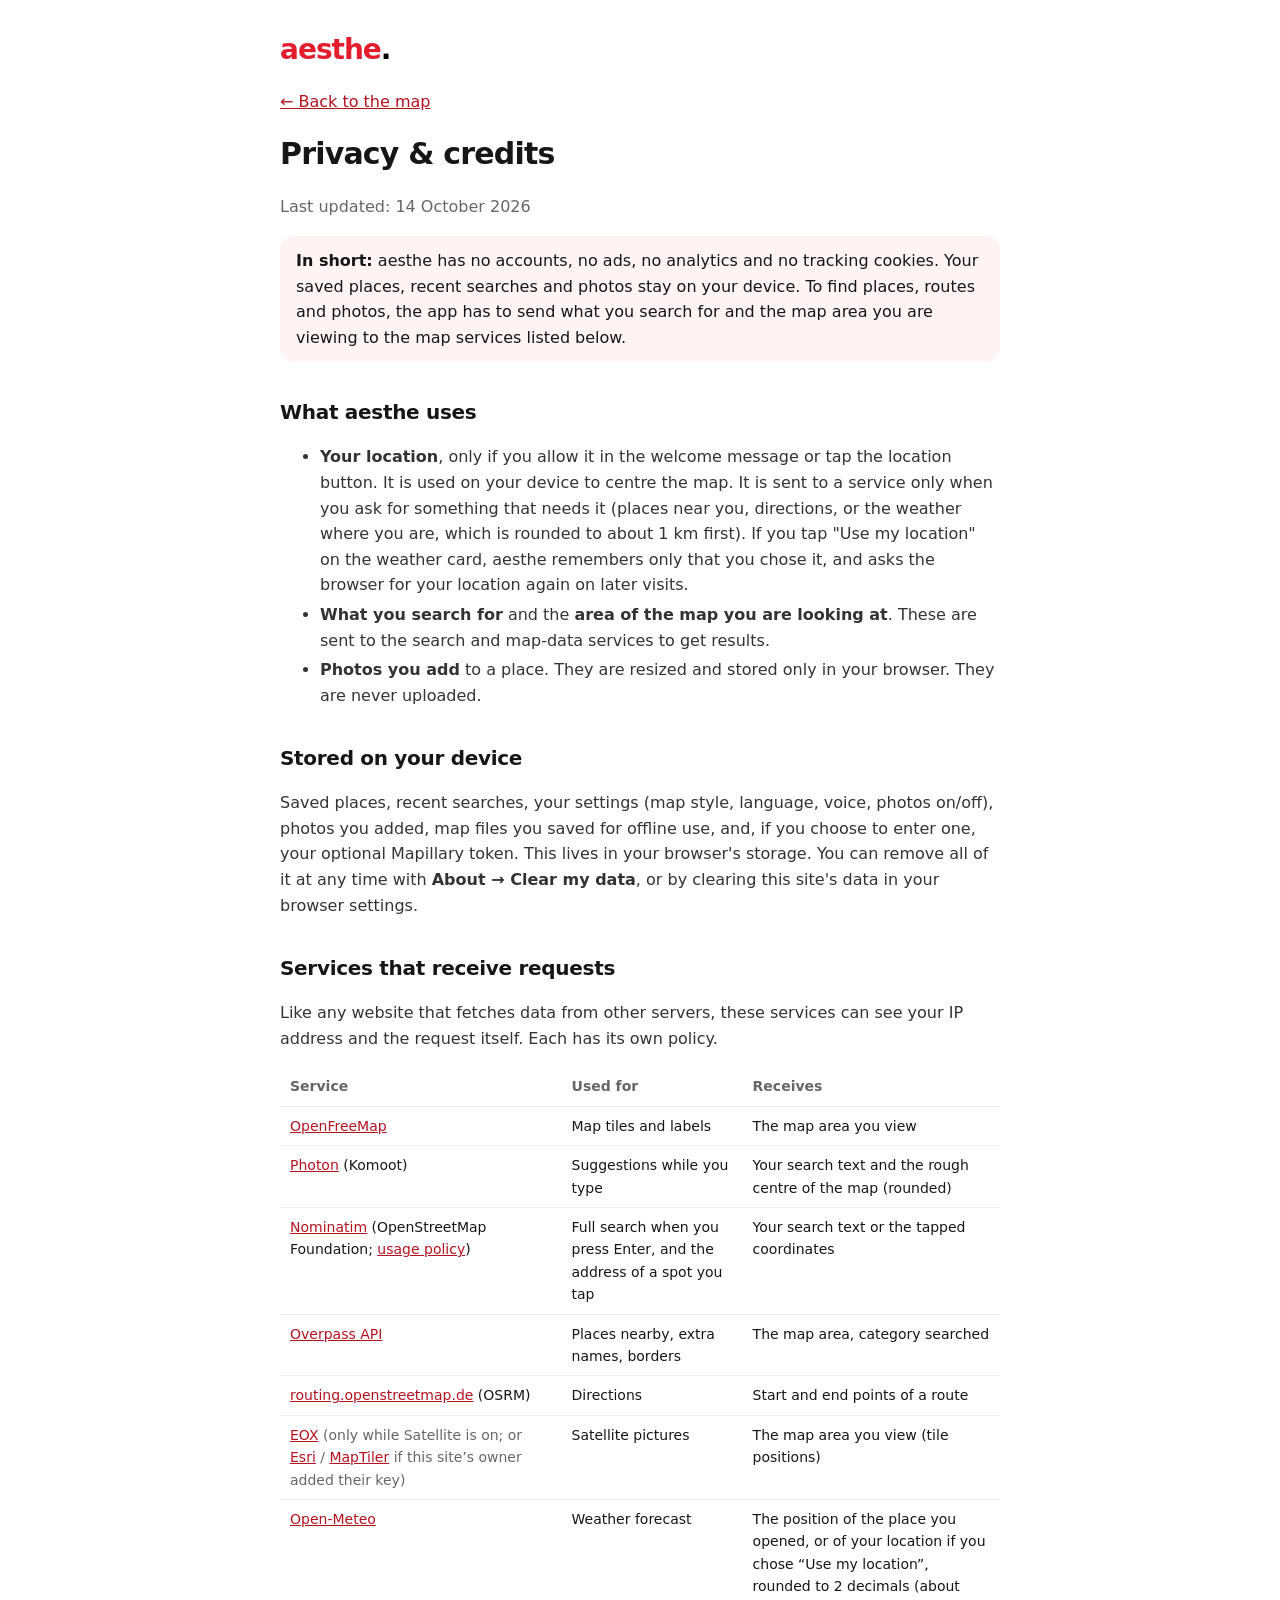
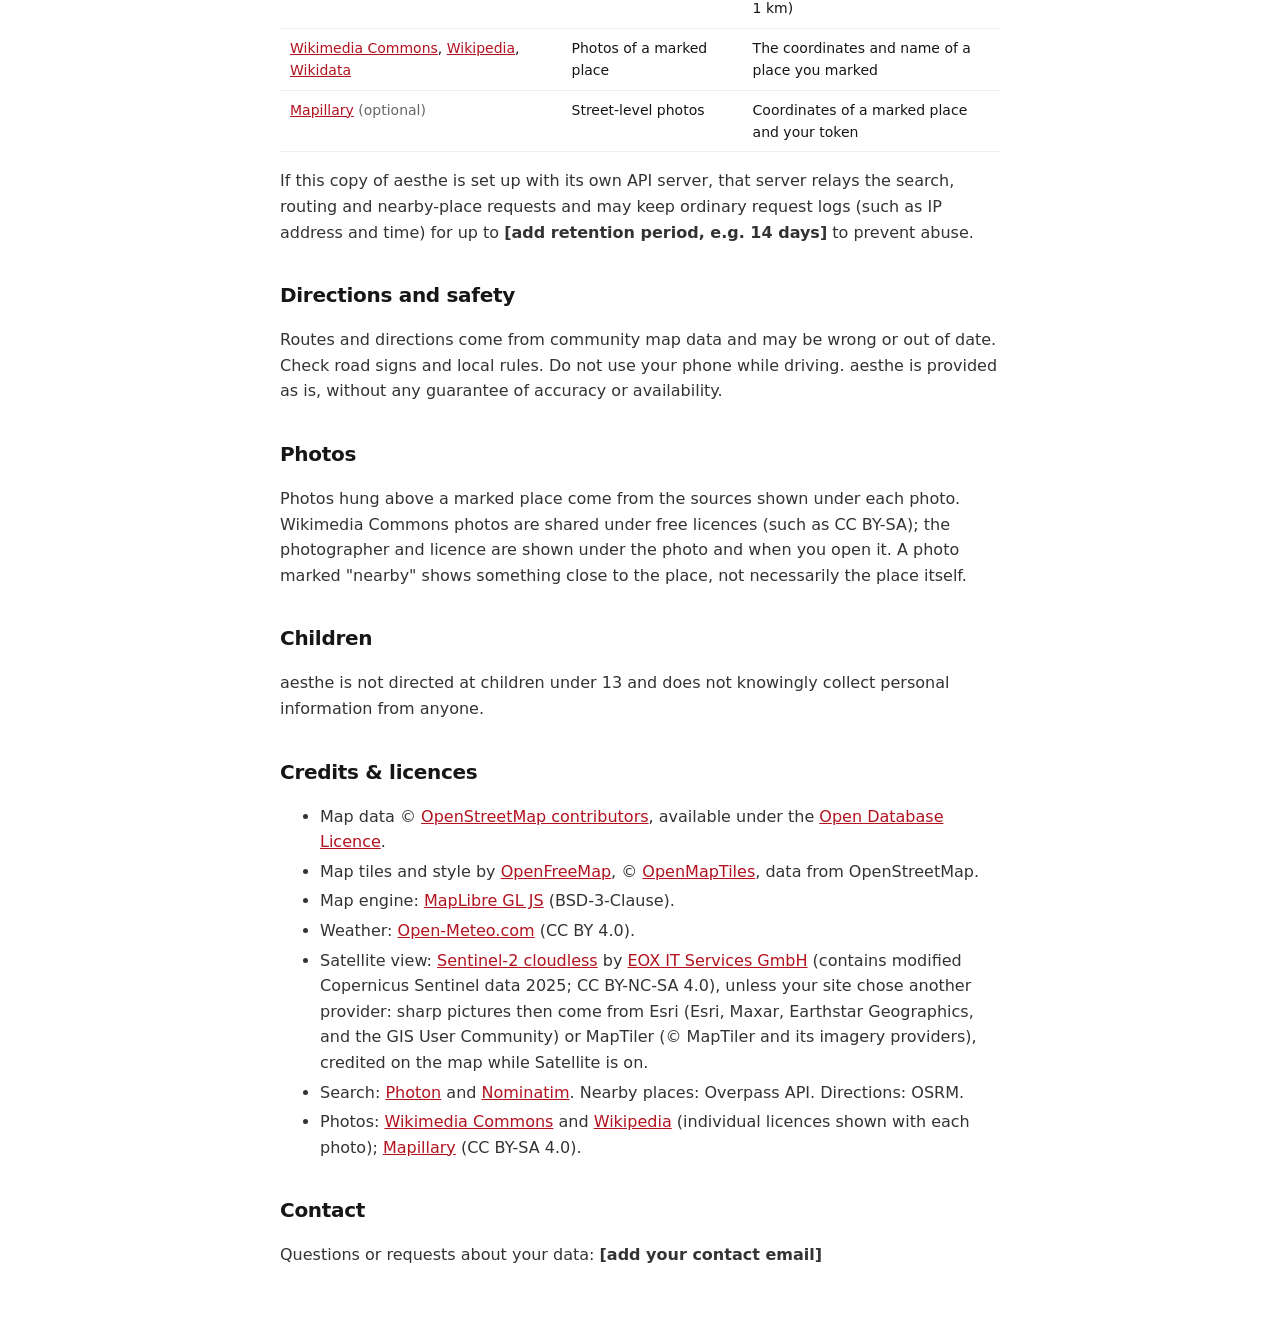
<file: privacy.html>
<!doctype html>
<html lang="en"><head><meta charset="utf-8"><meta name="viewport" content="width=device-width,initial-scale=1">
<title>Privacy &amp; credits · aesthe</title>
<meta name="robots" content="index,follow">
<style>
:root{--red:#e11d2e;--ink:#161616;--mute:#666;--line:#eee}
*{box-sizing:border-box}body{margin:0;font:16px/1.6 system-ui,-apple-system,'Segoe UI',Roboto,sans-serif;color:var(--ink);background:#fff}
main{max-width:760px;margin:0 auto;padding:28px 20px 60px}
.logo{font-size:28px;font-weight:800;letter-spacing:-1px;color:var(--red)}.logo i{color:#000;font-style:normal}
h1{font-size:30px;letter-spacing:-.8px;margin:14px 0 4px}h2{font-size:20px;margin:34px 0 6px;letter-spacing:-.3px}
p,li{color:#333}li{margin:4px 0}small,.m{color:var(--mute)}a{color:#b3121f}
table{border-collapse:collapse;width:100%;font-size:14px;margin:10px 0}th,td{text-align:left;padding:8px 10px;border-bottom:1px solid var(--line);vertical-align:top}th{color:var(--mute);font-weight:600}
.box{background:#fff4f4;border-radius:14px;padding:12px 16px;margin:16px 0}
@media(prefers-color-scheme:dark){body{background:#111;color:#eee}p,li{color:#ccc}.box{background:#2a1518}th,td{border-color:#333}a{color:#ff8a93}.logo i{color:#fff}}
</style></head><body><main>
<div class="logo">aesthe<i>.</i></div>
<p><a href="./">← Back to the map</a></p>
<h1>Privacy &amp; credits</h1>
<p class="m">Last updated: 14 October 2026</p>

<div class="box"><b>In short:</b> aesthe has no accounts, no ads, no analytics and no tracking cookies. Your saved places, recent searches and photos stay on your device. To find places, routes and photos, the app has to send what you search for and the map area you are viewing to the map services listed below.</div>

<h2>What aesthe uses</h2>
<ul>
<li><b>Your location</b>, only if you allow it in the welcome message or tap the location button. It is used on your device to centre the map. It is sent to a service only when you ask for something that needs it (places near you, directions, or the weather where you are, which is rounded to about 1 km first). If you tap "Use my location" on the weather card, aesthe remembers only that you chose it, and asks the browser for your location again on later visits.</li>
<li><b>What you search for</b> and the <b>area of the map you are looking at</b>. These are sent to the search and map-data services to get results.</li>
<li><b>Photos you add</b> to a place. They are resized and stored only in your browser. They are never uploaded.</li>
</ul>

<h2>Stored on your device</h2>
<p>Saved places, recent searches, your settings (map style, language, voice, photos on/off), photos you added, map files you saved for offline use, and, if you choose to enter one, your optional Mapillary token. This lives in your browser's storage. You can remove all of it at any time with <b>About &rarr; Clear my data</b>, or by clearing this site's data in your browser settings.</p>

<h2>Services that receive requests</h2>
<p>Like any website that fetches data from other servers, these services can see your IP address and the request itself. Each has its own policy.</p>
<table>
<tr><th>Service</th><th>Used for</th><th>Receives</th></tr>
<tr><td><a href="https://openfreemap.org">OpenFreeMap</a></td><td>Map tiles and labels</td><td>The map area you view</td></tr>
<tr><td><a href="https://photon.komoot.io">Photon</a> (Komoot)</td><td>Suggestions while you type</td><td>Your search text and the rough centre of the map (rounded)</td></tr>
<tr><td><a href="https://nominatim.org">Nominatim</a> (OpenStreetMap Foundation; <a href="https://operations.osmfoundation.org/policies/nominatim/">usage policy</a>)</td><td>Full search when you press Enter, and the address of a spot you tap</td><td>Your search text or the tapped coordinates</td></tr>
<tr><td><a href="https://overpass-api.de">Overpass API</a></td><td>Places nearby, extra names, borders</td><td>The map area, category searched</td></tr>
<tr><td><a href="https://routing.openstreetmap.de">routing.openstreetmap.de</a> (OSRM)</td><td>Directions</td><td>Start and end points of a route</td></tr>
<tr><td><a href="https://eox.at">EOX</a> <span class="m">(only while Satellite is on; or <a href="https://www.esri.com">Esri</a> / <a href="https://www.maptiler.com">MapTiler</a> if this site&rsquo;s owner added their key)</span></td><td>Satellite pictures</td><td>The map area you view (tile positions)</td></tr>
<tr><td><a href="https://open-meteo.com">Open-Meteo</a></td><td>Weather forecast</td><td>The position of the place you opened, or of your location if you chose &ldquo;Use my location&rdquo;, rounded to 2 decimals (about 1&nbsp;km)</td></tr>
<tr><td><a href="https://commons.wikimedia.org">Wikimedia Commons</a>, <a href="https://www.wikipedia.org">Wikipedia</a>, <a href="https://www.wikidata.org">Wikidata</a></td><td>Photos of a marked place</td><td>The coordinates and name of a place you marked</td></tr>
<tr><td><a href="https://www.mapillary.com">Mapillary</a> <span class="m">(optional)</span></td><td>Street-level photos</td><td>Coordinates of a marked place and your token</td></tr>
</table>
<p>If this copy of aesthe is set up with its own API server, that server relays the search, routing and nearby-place requests and may keep ordinary request logs (such as IP address and time) for up to <b>[add retention period, e.g. 14 days]</b> to prevent abuse.</p>

<h2>Directions and safety</h2>
<p>Routes and directions come from community map data and may be wrong or out of date. Check road signs and local rules. Do not use your phone while driving. aesthe is provided as is, without any guarantee of accuracy or availability.</p>

<h2>Photos</h2>
<p>Photos hung above a marked place come from the sources shown under each photo. Wikimedia Commons photos are shared under free licences (such as CC BY-SA); the photographer and licence are shown under the photo and when you open it. A photo marked "nearby" shows something close to the place, not necessarily the place itself.</p>

<h2>Children</h2>
<p>aesthe is not directed at children under 13 and does not knowingly collect personal information from anyone.</p>

<h2 id="credits">Credits &amp; licences</h2>
<ul>
<li>Map data © <a href="https://www.openstreetmap.org/copyright">OpenStreetMap contributors</a>, available under the <a href="https://opendatacommons.org/licenses/odbl/">Open Database Licence</a>.</li>
<li>Map tiles and style by <a href="https://openfreemap.org">OpenFreeMap</a>, © <a href="https://openmaptiles.org/">OpenMapTiles</a>, data from OpenStreetMap.</li>
<li>Map engine: <a href="https://maplibre.org">MapLibre GL JS</a> (BSD-3-Clause).</li>
<li>Weather: <a href="https://open-meteo.com">Open-Meteo.com</a> (CC BY 4.0).</li>
<li>Satellite view: <a href="https://s2maps.eu">Sentinel-2 cloudless</a> by <a href="https://eox.at">EOX IT Services GmbH</a> (contains modified Copernicus Sentinel data 2025; CC BY-NC-SA 4.0), unless your site chose another provider: sharp pictures then come from Esri (Esri, Maxar, Earthstar Geographics, and the GIS User Community) or MapTiler (&copy; MapTiler and its imagery providers), credited on the map while Satellite is on.</li>
<li>Search: <a href="https://photon.komoot.io">Photon</a> and <a href="https://nominatim.org">Nominatim</a>. Nearby places: Overpass API. Directions: OSRM.</li>
<li>Photos: <a href="https://commons.wikimedia.org">Wikimedia Commons</a> and <a href="https://www.wikipedia.org">Wikipedia</a> (individual licences shown with each photo); <a href="https://www.mapillary.com">Mapillary</a> (CC BY-SA 4.0).</li>
</ul>

<h2>Contact</h2>
<p>Questions or requests about your data: <b>[add your contact email]</b></p>
</main></body></html>
</file>
